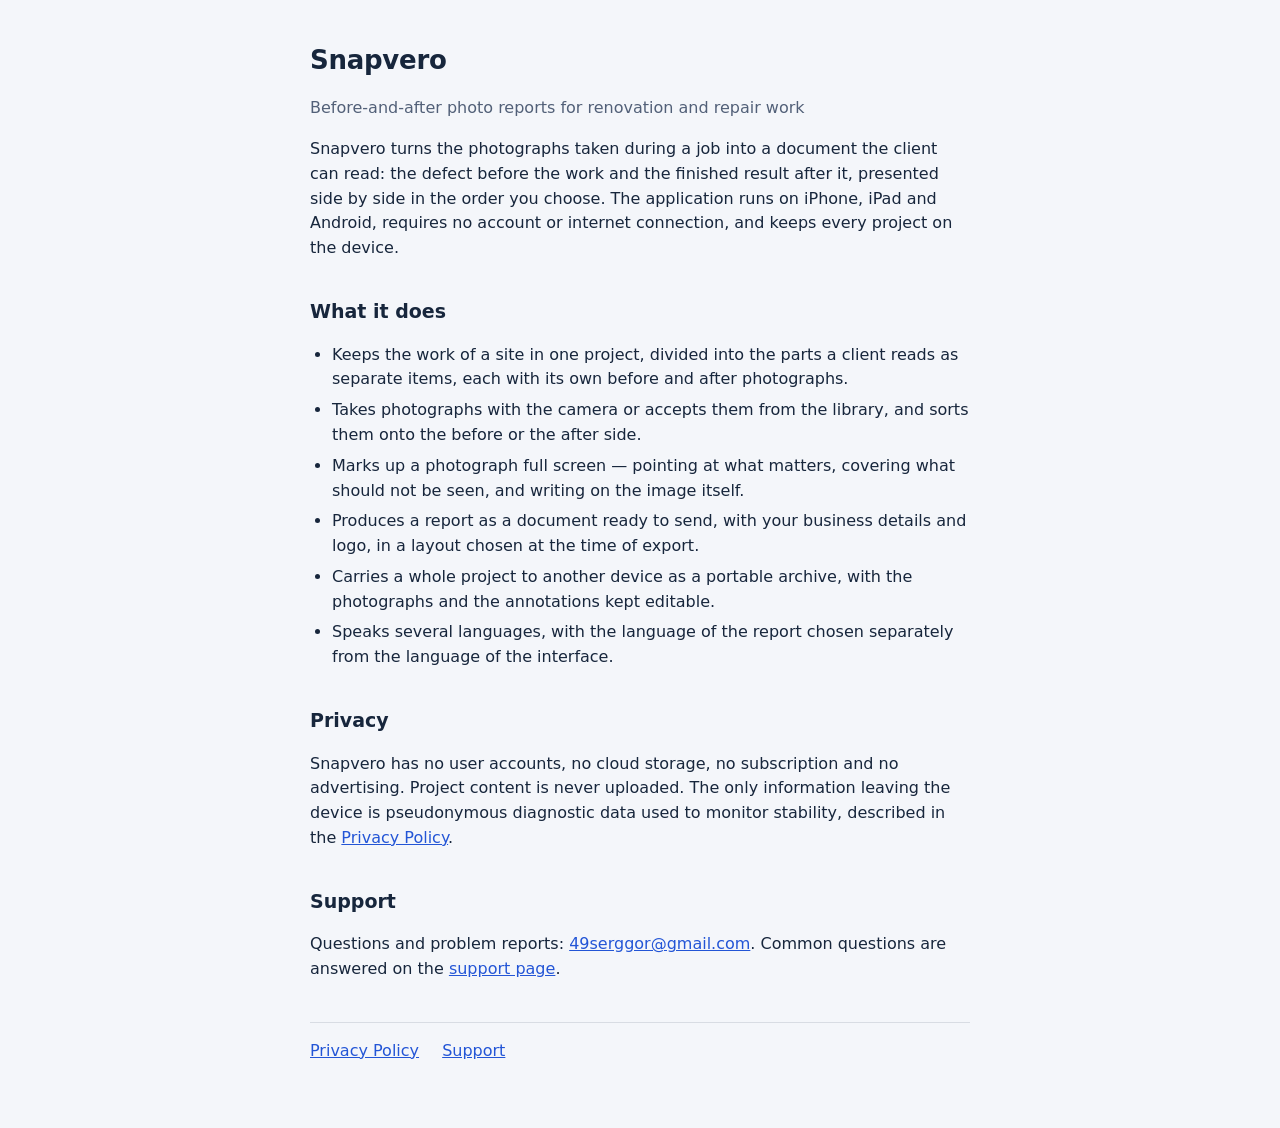
<file: index.html>
<!doctype html>
<!--
  Главная страница сайта. Нужна как корень для privacy.html и support.html: их адреса
  указаны в карточках сторов, и открытый корень без 404 — то, что ревьюер проверяет
  первым. Исходник здесь, публикуется из репозитория snapvero-site (GitHub Pages)
  командой tools/site/publish.sh. Ссылки на карточки сторов появятся здесь после
  публикации: до релиза они вели бы на 404. Внешних ресурсов нет намеренно; язык —
  английский, как у остальных страниц.

  Возможности названы тем, что ими делают, без чисел и перечней: страница не витрина,
  а корень, который держит два обязательных адреса, и каждое число на ней — обещание,
  которое кто-нибудь однажды проверит. Числа и списки живут в карточках сторов, где их
  правят вместе с версией.
-->
<html lang="en">
<head>
  <meta charset="utf-8">
  <meta name="viewport" content="width=device-width, initial-scale=1">
  <title>Snapvero — Before &amp; After Photo Reports</title>
  <link rel="stylesheet" href="site.css">
</head>
<body>
<main>
  <h1>Snapvero</h1>
  <p class="muted">Before-and-after photo reports for renovation and repair work</p>

  <p>
    Snapvero turns the photographs taken during a job into a document the client can read:
    the defect before the work and the finished result after it, presented side by side in
    the order you choose. The application runs on iPhone, iPad and Android, requires no
    account or internet connection, and keeps every project on the device.
  </p>

  <h2>What it does</h2>
  <ul>
    <li>Keeps the work of a site in one project, divided into the parts a client reads as separate items, each with its own before and after photographs.</li>
    <li>Takes photographs with the camera or accepts them from the library, and sorts them onto the before or the after side.</li>
    <li>Marks up a photograph full screen — pointing at what matters, covering what should not be seen, and writing on the image itself.</li>
    <li>Produces a report as a document ready to send, with your business details and logo, in a layout chosen at the time of export.</li>
    <li>Carries a whole project to another device as a portable archive, with the photographs and the annotations kept editable.</li>
    <li>Speaks several languages, with the language of the report chosen separately from the language of the interface.</li>
  </ul>

  <h2>Privacy</h2>
  <p>
    Snapvero has no user accounts, no cloud storage, no subscription and no advertising.
    Project content is never uploaded. The only information leaving the device is
    pseudonymous diagnostic data used to monitor stability, described in the
    <a href="privacy.html">Privacy Policy</a>.
  </p>

  <h2>Support</h2>
  <p>
    Questions and problem reports:
    <a href="mailto:49serggor@gmail.com">49serggor@gmail.com</a>. Common questions are
    answered on the <a href="support.html">support page</a>.
  </p>

  <nav>
    <a href="privacy.html">Privacy Policy</a>
    <a href="support.html">Support</a>
  </nav>
</main>
</body>
</html>
</file>
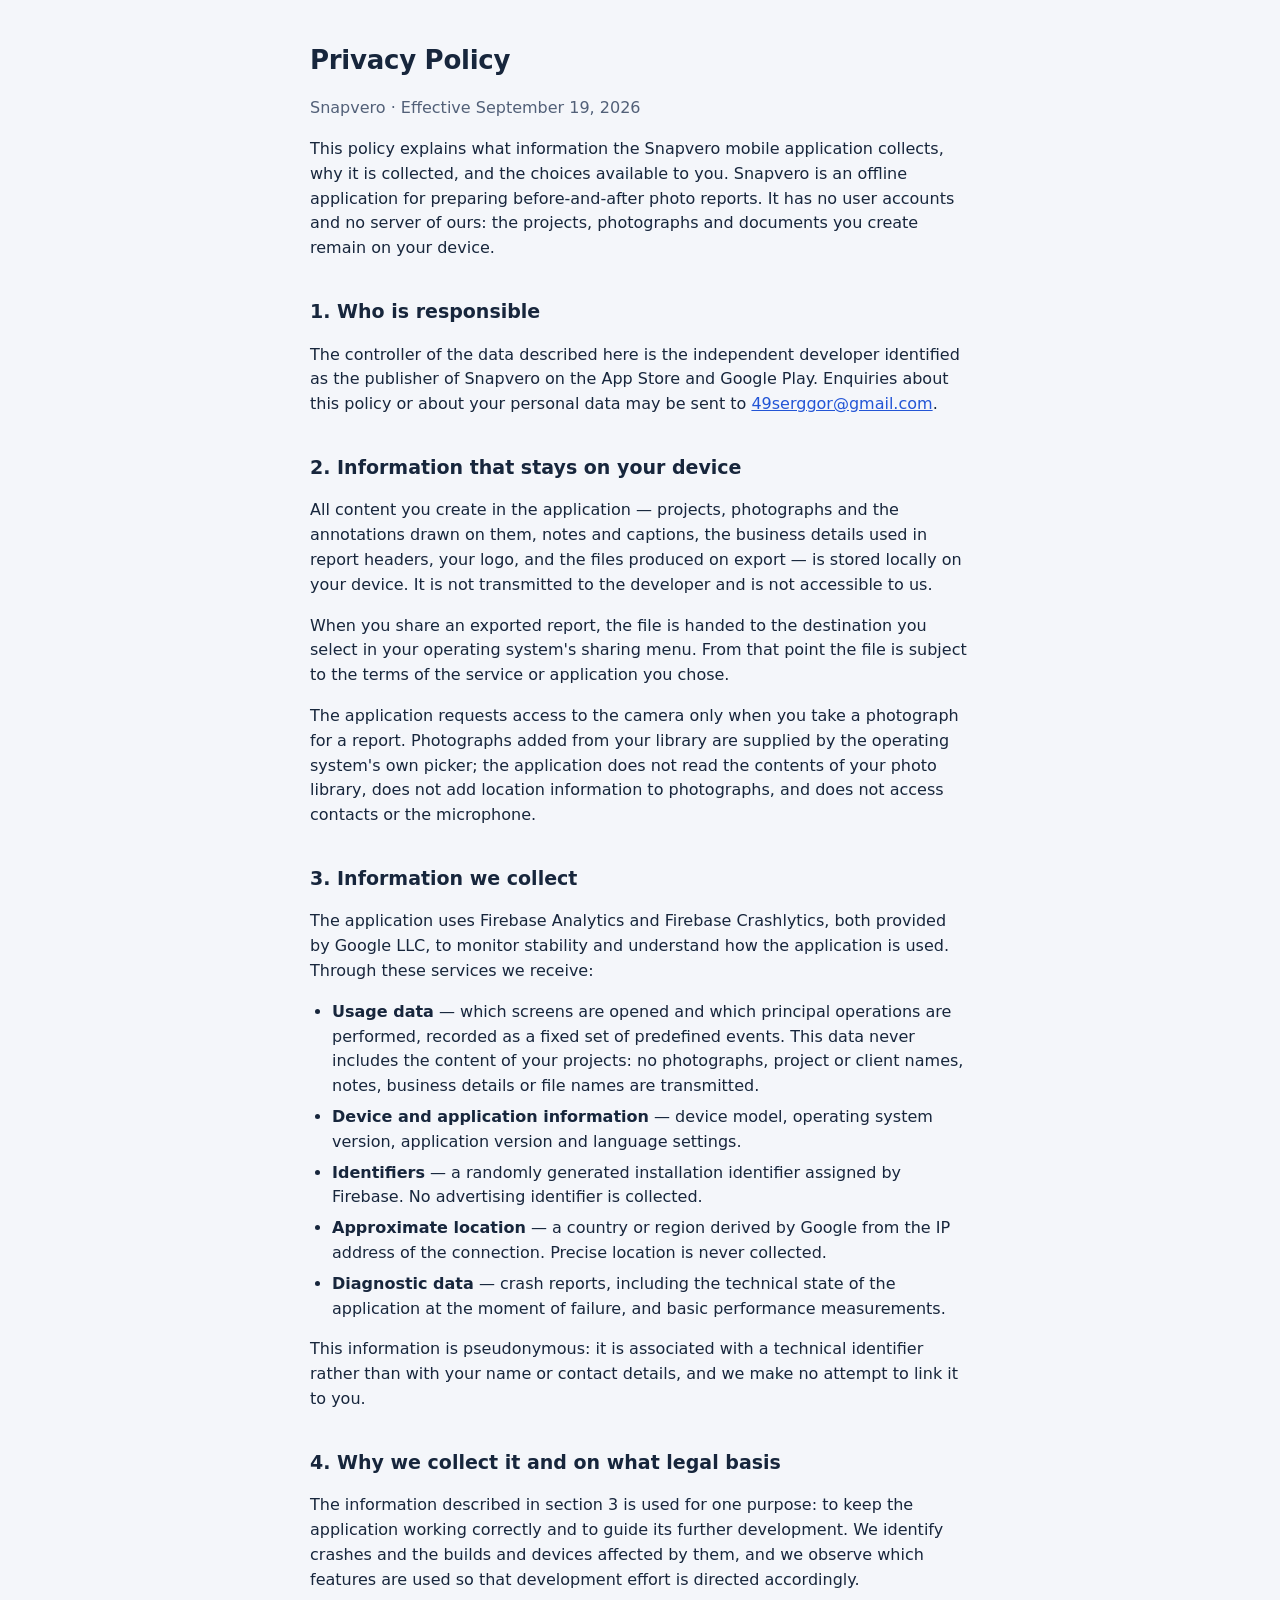
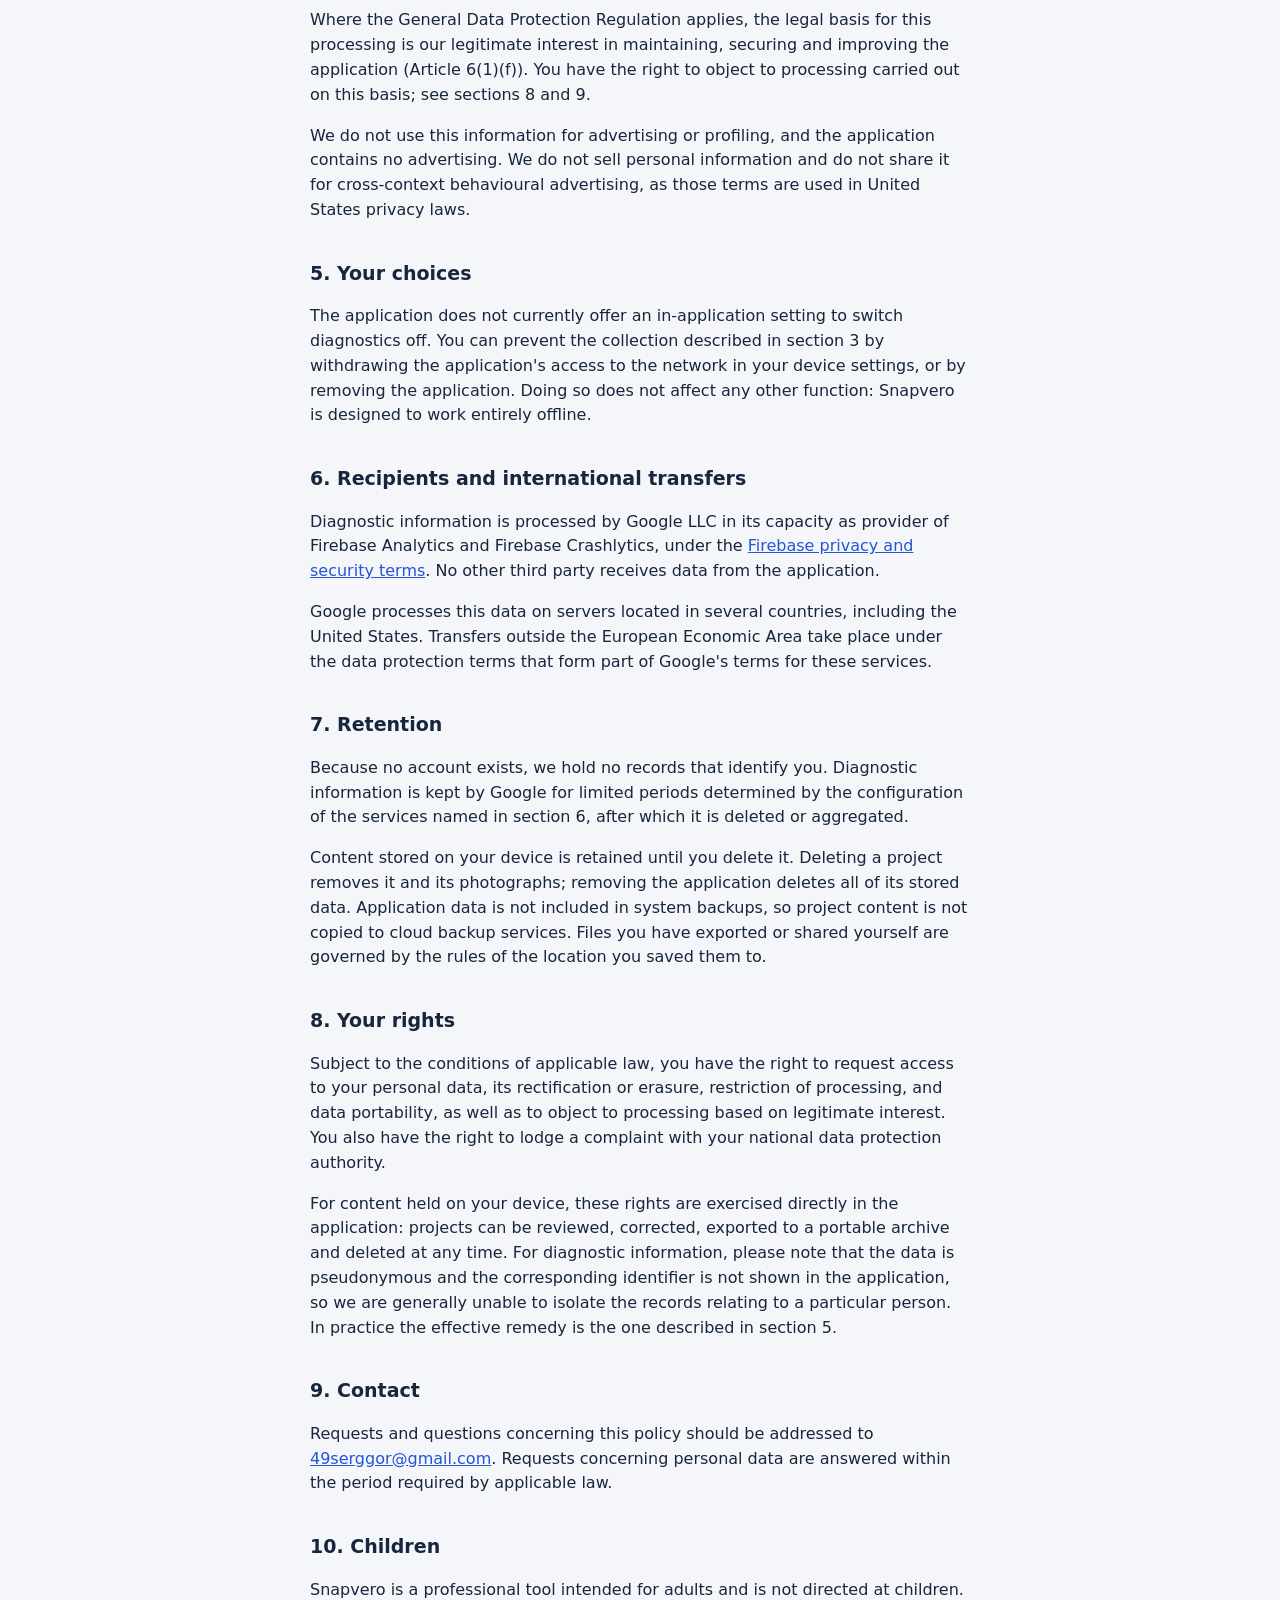
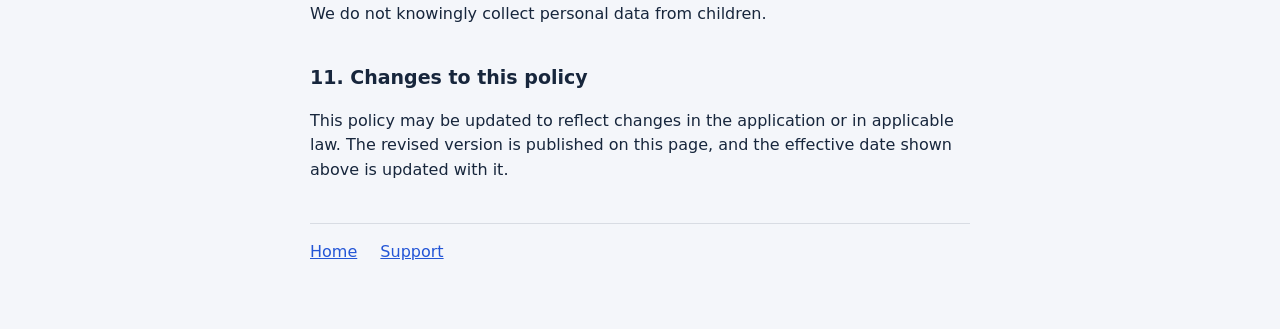
<file: privacy.html>
<!doctype html>
<!--
  Политика конфиденциальности для сторов: на неё указывает поле Privacy Policy в карточках
  App Store и Google Play и privacy_url в fastlane/metadata/ios. Здесь — исходник;
  публикуется страница из отдельного публичного репозитория snapvero-site (GitHub Pages)
  командой tools/site/publish.sh. Внешних ресурсов нет намеренно (ссылки наружу — можно,
  подгрузка ресурсов — нет). Страница только на английском — это язык, который читают
  ревьюеры обоих сторов.

  Документ обязан описывать фактическое поведение приложения: категории данных совпадают
  с PrivacyInfo.xcprivacy, анкетой «Безопасность данных» в Play и решением 002. Менять
  состав телеметрии, не меняя эту страницу и анкеты, нельзя.

  Формулировки — обобщённые категории данных, а не имена событий и полей: имена меняются
  от версии к версии, и политика от этого устаревает молча. По той же причине здесь нет
  ни сроков хранения в днях, ни сроков ответа: числа, которых мы не контролируем, — это
  обещание, которое ломается само. Прямо названо только то, что мы держим сами:
  содержимое проектов наружу не уходит.
-->
<html lang="en">
<head>
  <meta charset="utf-8">
  <meta name="viewport" content="width=device-width, initial-scale=1">
  <title>Snapvero — Privacy Policy</title>
  <link rel="stylesheet" href="site.css">
</head>
<body>
<main>
  <h1>Privacy Policy</h1>
  <p class="muted">Snapvero · Effective September 19, 2026</p>

  <p>
    This policy explains what information the Snapvero mobile application collects, why it
    is collected, and the choices available to you. Snapvero is an offline application for
    preparing before-and-after photo reports. It has no user accounts and no server of
    ours: the projects, photographs and documents you create remain on your device.
  </p>

  <h2>1. Who is responsible</h2>
  <p>
    The controller of the data described here is the independent developer identified as
    the publisher of Snapvero on the App Store and Google Play. Enquiries about this
    policy or about your personal data may be sent to
    <a href="mailto:49serggor@gmail.com">49serggor@gmail.com</a>.
  </p>

  <h2>2. Information that stays on your device</h2>
  <p>
    All content you create in the application — projects, photographs and the annotations
    drawn on them, notes and captions, the business details used in report headers, your
    logo, and the files produced on export — is stored locally on your device. It is not
    transmitted to the developer and is not accessible to us.
  </p>
  <p>
    When you share an exported report, the file is handed to the destination you select in
    your operating system's sharing menu. From that point the file is subject to the terms
    of the service or application you chose.
  </p>
  <p>
    The application requests access to the camera only when you take a photograph for a
    report. Photographs added from your library are supplied by the operating system's own
    picker; the application does not read the contents of your photo library, does not add
    location information to photographs, and does not access contacts or the microphone.
  </p>

  <h2>3. Information we collect</h2>
  <p>
    The application uses Firebase Analytics and Firebase Crashlytics, both provided by
    Google LLC, to monitor stability and understand how the application is used. Through
    these services we receive:
  </p>
  <ul>
    <li>
      <strong>Usage data</strong> — which screens are opened and which principal
      operations are performed, recorded as a fixed set of predefined events. This data
      never includes the content of your projects: no photographs, project or client
      names, notes, business details or file names are transmitted.
    </li>
    <li>
      <strong>Device and application information</strong> — device model, operating
      system version, application version and language settings.
    </li>
    <li>
      <strong>Identifiers</strong> — a randomly generated installation identifier
      assigned by Firebase. No advertising identifier is collected.
    </li>
    <li>
      <strong>Approximate location</strong> — a country or region derived by Google from
      the IP address of the connection. Precise location is never collected.
    </li>
    <li>
      <strong>Diagnostic data</strong> — crash reports, including the technical state of
      the application at the moment of failure, and basic performance measurements.
    </li>
  </ul>
  <p>
    This information is pseudonymous: it is associated with a technical identifier rather
    than with your name or contact details, and we make no attempt to link it to you.
  </p>

  <h2>4. Why we collect it and on what legal basis</h2>
  <p>
    The information described in section 3 is used for one purpose: to keep the
    application working correctly and to guide its further development. We identify
    crashes and the builds and devices affected by them, and we observe which features are
    used so that development effort is directed accordingly.
  </p>
  <p>
    Where the General Data Protection Regulation applies, the legal basis for this
    processing is our legitimate interest in maintaining, securing and improving the
    application (Article 6(1)(f)). You have the right to object to processing carried out
    on this basis; see sections 8 and 9.
  </p>
  <p>
    We do not use this information for advertising or profiling, and the application
    contains no advertising. We do not sell personal information and do not share it for
    cross-context behavioural advertising, as those terms are used in United States
    privacy laws.
  </p>

  <h2>5. Your choices</h2>
  <p>
    The application does not currently offer an in-application setting to switch
    diagnostics off. You can prevent the collection described in section 3 by withdrawing
    the application's access to the network in your device settings, or by removing the
    application. Doing so does not affect any other function: Snapvero is designed to work
    entirely offline.
  </p>

  <h2>6. Recipients and international transfers</h2>
  <p>
    Diagnostic information is processed by Google LLC in its capacity as provider of
    Firebase Analytics and Firebase Crashlytics, under the
    <a href="https://firebase.google.com/support/privacy" rel="noopener">Firebase privacy
    and security terms</a>. No other third party receives data from the application.
  </p>
  <p>
    Google processes this data on servers located in several countries, including the
    United States. Transfers outside the European Economic Area take place under the data
    protection terms that form part of Google's terms for these services.
  </p>

  <h2>7. Retention</h2>
  <p>
    Because no account exists, we hold no records that identify you. Diagnostic
    information is kept by Google for limited periods determined by the configuration of
    the services named in section 6, after which it is deleted or aggregated.
  </p>
  <p>
    Content stored on your device is retained until you delete it. Deleting a project
    removes it and its photographs; removing the application deletes all of its stored
    data. Application data is not included in system backups, so project content is not
    copied to cloud backup services. Files you have exported or shared yourself are
    governed by the rules of the location you saved them to.
  </p>

  <h2>8. Your rights</h2>
  <p>
    Subject to the conditions of applicable law, you have the right to request access to
    your personal data, its rectification or erasure, restriction of processing, and data
    portability, as well as to object to processing based on legitimate interest. You also
    have the right to lodge a complaint with your national data protection authority.
  </p>
  <p>
    For content held on your device, these rights are exercised directly in the
    application: projects can be reviewed, corrected, exported to a portable archive and
    deleted at any time. For diagnostic information, please note that the data is
    pseudonymous and the corresponding identifier is not shown in the application, so we
    are generally unable to isolate the records relating to a particular person. In
    practice the effective remedy is the one described in section 5.
  </p>

  <h2>9. Contact</h2>
  <p>
    Requests and questions concerning this policy should be addressed to
    <a href="mailto:49serggor@gmail.com">49serggor@gmail.com</a>. Requests concerning
    personal data are answered within the period required by applicable law.
  </p>

  <h2>10. Children</h2>
  <p>
    Snapvero is a professional tool intended for adults and is not directed at children.
    We do not knowingly collect personal data from children.
  </p>

  <h2>11. Changes to this policy</h2>
  <p>
    This policy may be updated to reflect changes in the application or in applicable law.
    The revised version is published on this page, and the effective date shown above is
    updated with it.
  </p>

  <nav>
    <a href="index.html">Home</a>
    <a href="support.html">Support</a>
  </nav>
</main>
</body>
</html>
</file>
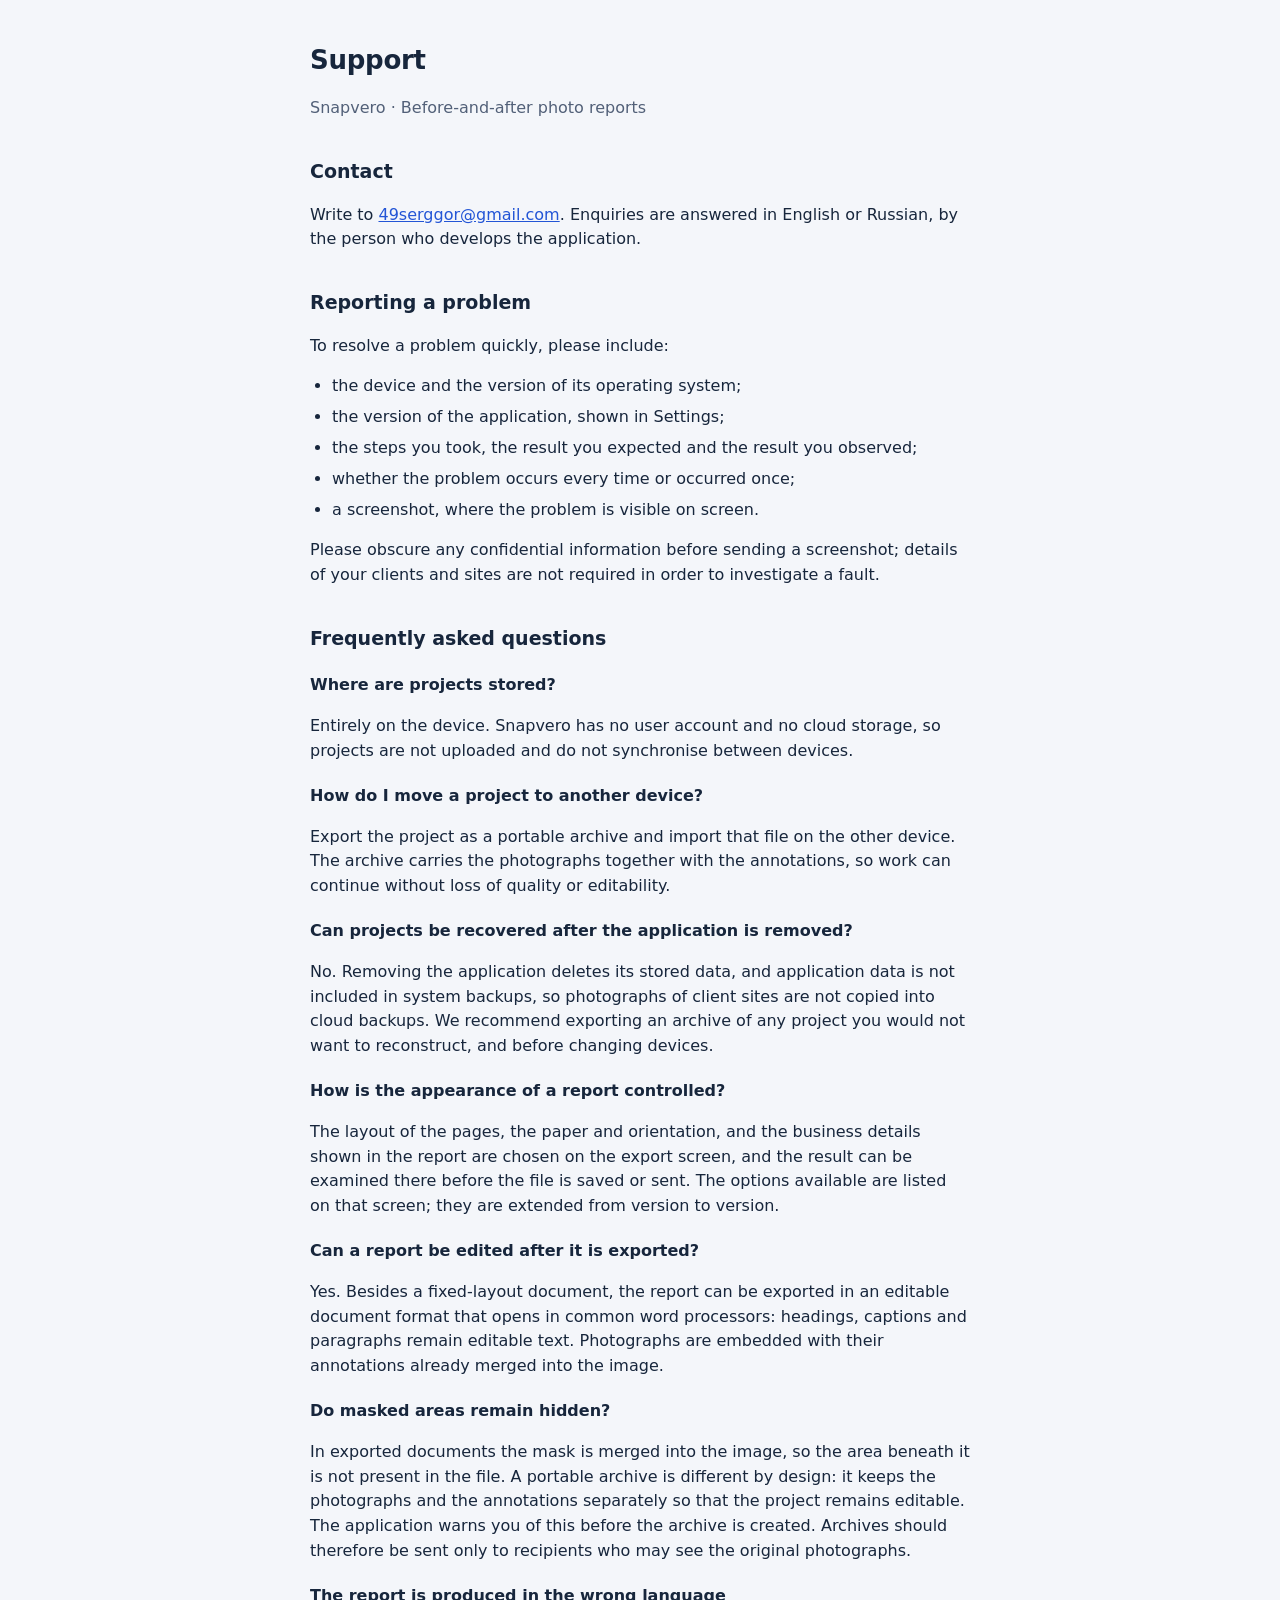
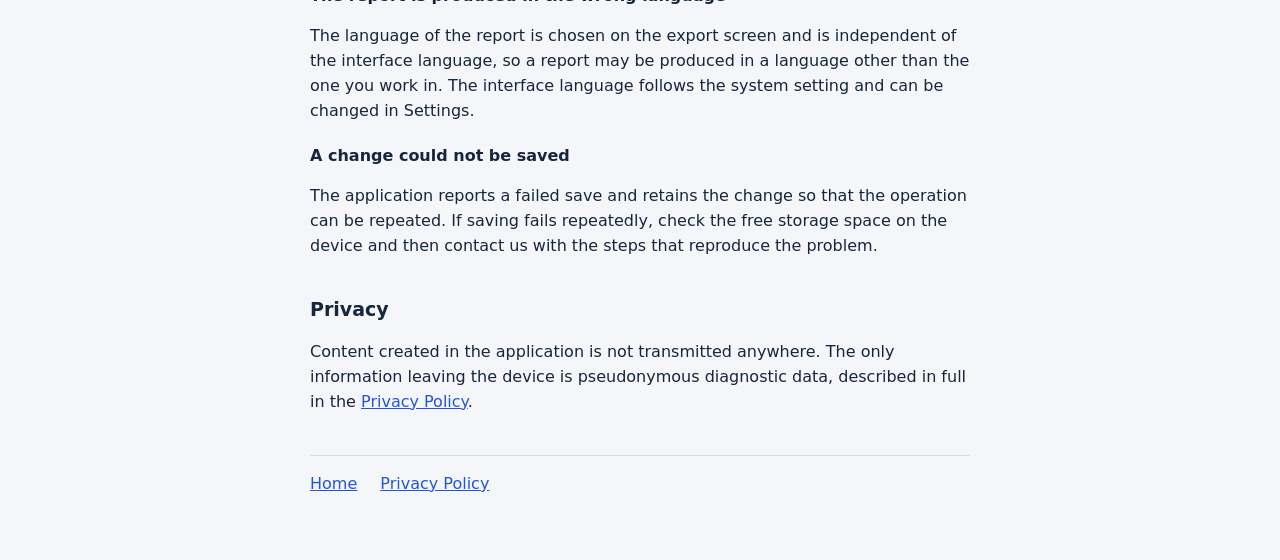
<file: support.html>
<!doctype html>
<!--
  Страница поддержки: на неё указывает обязательное поле Support URL в App Store Connect
  (support_url в fastlane/metadata/ios) и контакт разработчика в Google Play. Исходник
  здесь, публикуется из репозитория snapvero-site командой tools/site/publish.sh.
  Английский — язык ревьюеров; языки ответа названы в тексте. Внешних ресурсов нет
  намеренно.

  Раздел вопросов описывает фактическое поведение приложения и обязан меняться вместе с
  ним: страница поддержки, обещающая несуществующее, — дефект того же веса, что и ошибка
  в коде. Отсюда же правило формулировок: описывать, что можно сделать, и не перечислять
  чем именно — числа макетов, форматы бумаги, сроки ответа. Перечисление устаревает с
  ближайшей версией, а прочитано будет как обещание.
-->
<html lang="en">
<head>
  <meta charset="utf-8">
  <meta name="viewport" content="width=device-width, initial-scale=1">
  <title>Snapvero — Support</title>
  <link rel="stylesheet" href="site.css">
</head>
<body>
<main>
  <h1>Support</h1>
  <p class="muted">Snapvero · Before-and-after photo reports</p>

  <h2>Contact</h2>
  <p>
    Write to <a href="mailto:49serggor@gmail.com">49serggor@gmail.com</a>. Enquiries are
    answered in English or Russian, by the person who develops the application.
  </p>

  <h2>Reporting a problem</h2>
  <p>
    To resolve a problem quickly, please include:
  </p>
  <ul>
    <li>the device and the version of its operating system;</li>
    <li>the version of the application, shown in Settings;</li>
    <li>the steps you took, the result you expected and the result you observed;</li>
    <li>whether the problem occurs every time or occurred once;</li>
    <li>a screenshot, where the problem is visible on screen.</li>
  </ul>
  <p>
    Please obscure any confidential information before sending a screenshot; details of
    your clients and sites are not required in order to investigate a fault.
  </p>

  <h2>Frequently asked questions</h2>

  <h3>Where are projects stored?</h3>
  <p>
    Entirely on the device. Snapvero has no user account and no cloud storage, so projects
    are not uploaded and do not synchronise between devices.
  </p>

  <h3>How do I move a project to another device?</h3>
  <p>
    Export the project as a portable archive and import that file on the other device. The
    archive carries the photographs together with the annotations, so work can continue
    without loss of quality or editability.
  </p>

  <h3>Can projects be recovered after the application is removed?</h3>
  <p>
    No. Removing the application deletes its stored data, and application data is not
    included in system backups, so photographs of client sites are not copied into cloud
    backups. We recommend exporting an archive of any project you would not want to
    reconstruct, and before changing devices.
  </p>

  <h3>How is the appearance of a report controlled?</h3>
  <p>
    The layout of the pages, the paper and orientation, and the business details shown in
    the report are chosen on the export screen, and the result can be examined there
    before the file is saved or sent. The options available are listed on that screen;
    they are extended from version to version.
  </p>

  <h3>Can a report be edited after it is exported?</h3>
  <p>
    Yes. Besides a fixed-layout document, the report can be exported in an editable
    document format that opens in common word processors: headings, captions and
    paragraphs remain editable text. Photographs are embedded with their annotations
    already merged into the image.
  </p>

  <h3>Do masked areas remain hidden?</h3>
  <p>
    In exported documents the mask is merged into the image, so the area beneath it is not
    present in the file. A portable archive is different by design: it keeps the
    photographs and the annotations separately so that the project remains editable. The
    application warns you of this before the archive is created. Archives should therefore
    be sent only to recipients who may see the original photographs.
  </p>

  <h3>The report is produced in the wrong language</h3>
  <p>
    The language of the report is chosen on the export screen and is independent of the
    interface language, so a report may be produced in a language other than the one you
    work in. The interface language follows the system setting and can be changed in
    Settings.
  </p>

  <h3>A change could not be saved</h3>
  <p>
    The application reports a failed save and retains the change so that the operation can
    be repeated. If saving fails repeatedly, check the free storage space on the device
    and then contact us with the steps that reproduce the problem.
  </p>

  <h2>Privacy</h2>
  <p>
    Content created in the application is not transmitted anywhere. The only information
    leaving the device is pseudonymous diagnostic data, described in full in the
    <a href="privacy.html">Privacy Policy</a>.
  </p>

  <nav>
    <a href="index.html">Home</a>
    <a href="privacy.html">Privacy Policy</a>
  </nav>
</main>
</body>
</html>
</file>
<file: site.css>
/* Общий стиль страниц сайта Snapvero. Файл держим отдельно, чтобы три страницы не
   расходились между собой; внешних ресурсов и шрифтов нет намеренно. Цвета взяты из
   палитры «Точного инструмента» (core/designsystem/Theme.kt). */
:root {
  --bg: #F4F6FA;
  --surface: #FFFFFF;
  --text: #17263C;
  --muted: #526078;
  --accent: #2355D6;
  --line: rgba(23, 38, 60, .12);
}
@media (prefers-color-scheme: dark) {
  :root {
    --bg: #111925;
    --surface: #1B2535;
    --text: #E3E9F2;
    --muted: #A7B3C6;
    --accent: #ADC5FF;
    --line: rgba(227, 233, 242, .14);
  }
}
body {
  margin: 0;
  background: var(--bg);
  color: var(--text);
  font: 400 16px/1.55 system-ui, -apple-system, "Segoe UI", Roboto, sans-serif;
}
main { max-width: 660px; margin: 0 auto; padding: 40px 20px 64px; }
h1 { font-size: 26px; font-weight: 600; margin: 0 0 4px; letter-spacing: -.01em; }
h2 { font-size: 19px; font-weight: 600; margin: 36px 0 8px; }
h3 { font-size: 16px; font-weight: 600; margin: 20px 0 4px; }
.muted { color: var(--muted); }
ul { padding-left: 22px; }
li { margin: 6px 0; }
a { color: var(--accent); }
table { border-collapse: collapse; width: 100%; margin: 12px 0; display: block; overflow-x: auto; }
th, td { text-align: left; padding: 8px 12px 8px 0; border-bottom: 1px solid var(--line); vertical-align: top; }
th { font-weight: 600; }
nav { margin-top: 40px; padding-top: 16px; border-top: 1px solid var(--line); }
nav a { margin-right: 18px; }
</file>
